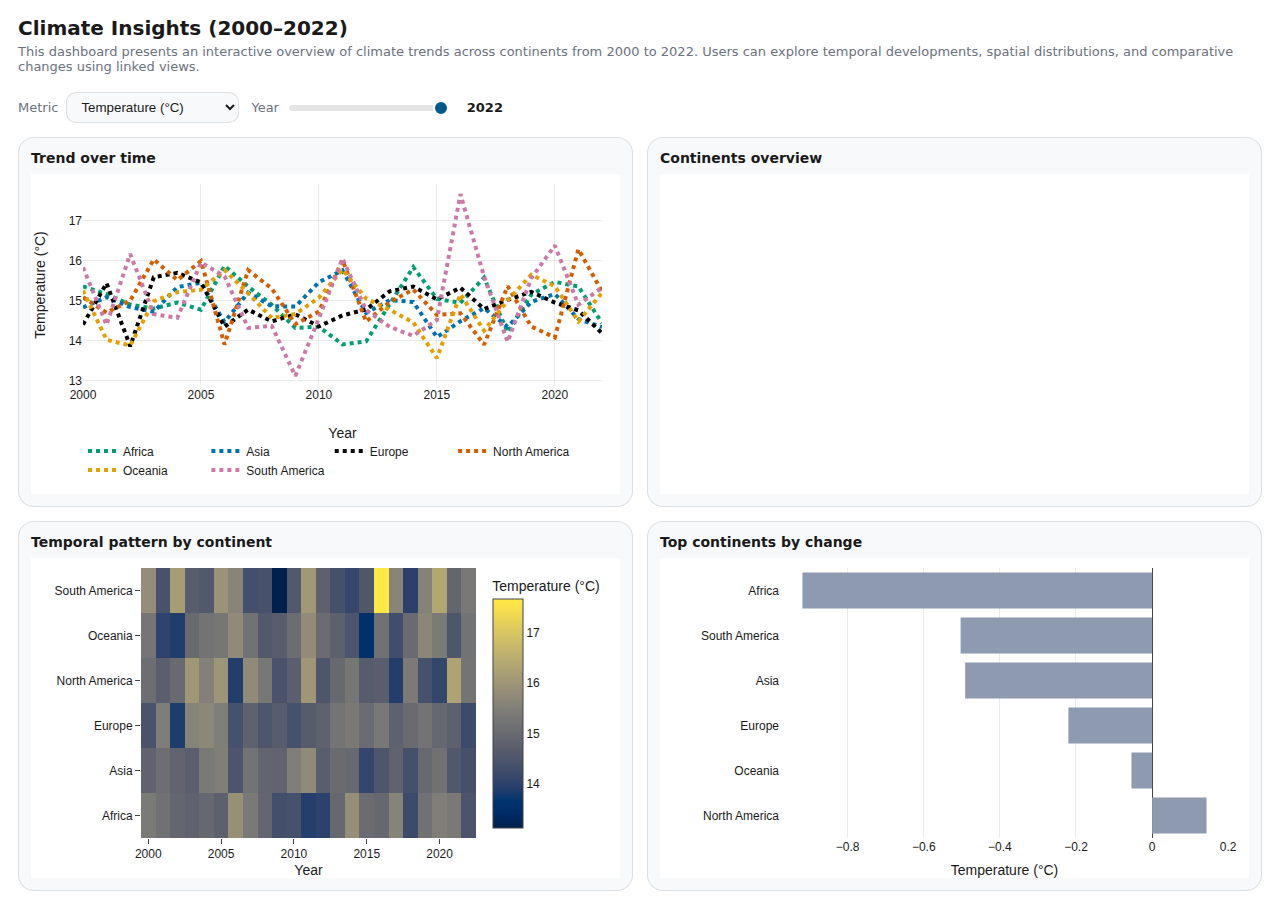
<file: index.html>
<!doctype html>
<html lang="en">
<head>
  <meta charset="utf-8" />
  <meta name="viewport" content="width=device-width,initial-scale=1" />
  <title>Climate Insights Dashboard</title>

  <link rel="stylesheet" href="./style.css" />

  <!-- Plotly.js CDN -->
  <script src="https://cdn.plot.ly/plotly-2.30.0.min.js"></script>
</head>

<body>
  <header class="header">
    <div class="title">Climate Insights (2000–2022)</div>
    <div class="subtitle">This dashboard presents an interactive overview of climate trends across continents from 2000 to 2022.
Users can explore temporal developments, spatial distributions, and comparative changes using linked views. </div>
  </header>

  <section class="controls">
    <label>
      Metric
      <select id="metricSelect">
        <option value="temperature">Temperature (°C)</option>
        <option value="co2">CO2 Emissions (ppm)</option>
        <option value="sea_level">Sea Level Rise (mm)</option>
        <option value="precipitation">Precipitation (mm)</option>
        <option value="humidity">Humidity (%)</option>
        <option value="wind_speed">Wind Speed (km/h)</option>
      </select>
    </label>
    <label>
      Year
      <input type="range" id="yearSlider" min="2000" max="2022" step="1"/>
      <span id="yearLabel"></span>
    </label>
  </section>

  <main class="grid">
    <div class="card">
      <div class="card-title">Trend over time</div>
      <div id="trendChart" class="chart"></div>
    </div>

    <div class="card">
      <div class="card-title">Continents overview</div>
      <div id="mapChart" class="chart"></div>
    </div>

    <div class="card">
      <div class="card-title">Temporal pattern by continent</div>
      <div id="heatmapChart" class="chart"></div>
    </div>

    <div class="card">
      <div class="card-title">Top continents by change</div>
      <div id="rankingChart" class="chart"></div>
    </div>
  </main>

  <script type="module" src="./main.js"></script>
</body>
</html>
</file>
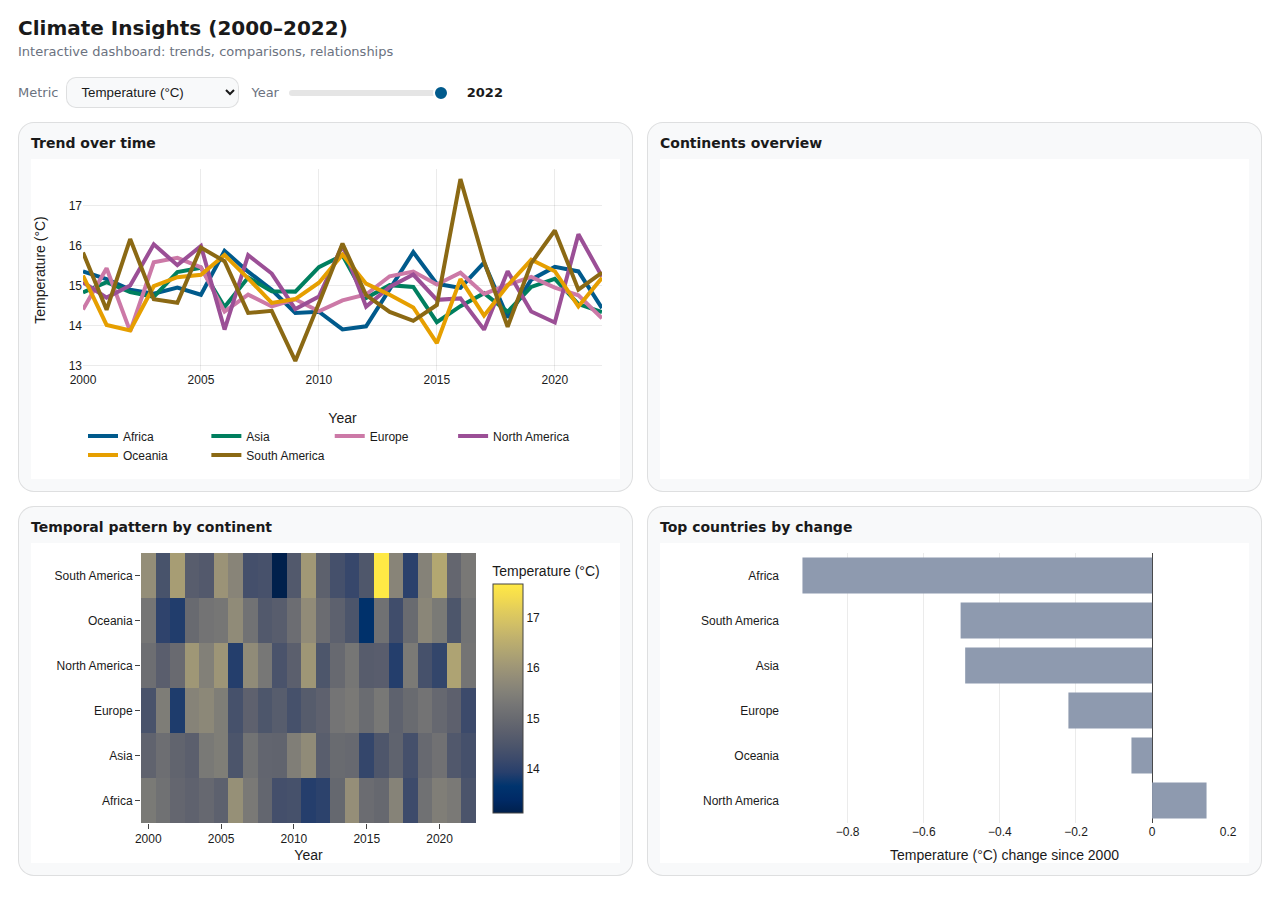
<file: src/index.html>
<!doctype html>
<html lang="en">
<head>
  <meta charset="utf-8" />
  <meta name="viewport" content="width=device-width,initial-scale=1" />
  <title>Climate Insights Dashboard</title>

  <link rel="stylesheet" href="./style.css" />

  <!-- Plotly.js CDN -->
  <script src="https://cdn.plot.ly/plotly-2.30.0.min.js"></script>
</head>

<body>
  <header class="header">
    <div class="title">Climate Insights (2000–2022)</div>
    <div class="subtitle">Interactive dashboard: trends, comparisons, relationships</div>
  </header>

  <section class="controls">
    <label>
      Metric
      <select id="metricSelect">
        <option value="temperature">Temperature (°C)</option>
        <option value="co2">CO2 Emissions (ppm)</option>
        <option value="sea_level">Sea Level Rise (mm)</option>
        <option value="precipitation">Precipitation (mm)</option>
        <option value="humidity">Humidity (%)</option>
        <option value="wind_speed">Wind Speed (km/h)</option>
      </select>
    </label>
    <label>
    Year
    <input type="range" id="yearSlider" min="2000" max="2022"step="1"/>
    <span id="yearLabel"></span>
</label>

</section>

  <main class="grid">
    <div class="card">
      <div class="card-title">Trend over time</div>
      <div id="trendChart" class="chart"></div>
    </div>

    <!-- We will add 3 more cards here in later steps -->
    <div class="card">
      <div class="card-title">Continents overview</div>
      <div id="mapChart" class="chart"></div>
    </div>

    <div class="card">
      <div class="card-title">Temporal pattern by continent</div>
      <div id="heatmapChart" class="chart"></div>
    </div>

  <div class="card">
    <div class="card-title">Top countries by change</div>
    <div id="rankingChart" class="chart"></div>
  </div>
</main>

  <script type="module" src="./main.js"></script>
</body>
</html>
</file>
<file: style.css>
:root {
  --bg: #ffffff;
  --panel: #f8f9fa;
  --text: #1a1a1a;
  --muted: #6b7280;
  --border: rgba(0,0,0,0.10);
}

* { box-sizing: border-box; }

body {
  margin: 0;
  font-family: system-ui, -apple-system, Segoe UI, Roboto, Arial, sans-serif;
  background: var(--bg);
  color: var(--text);
}

.header {
  padding: 16px 18px 8px 18px;
}

.title {
  font-size: 20px;
  font-weight: 700;
}

.subtitle {
  margin-top: 4px;
  color: var(--muted);
  font-size: 13px;
}

.controls {
  display: flex;
  gap: 12px;
  padding: 10px 18px 14px 18px;
  align-items: center;
  flex-wrap: wrap;
}

.controls label {
  display: flex;
  gap: 8px;
  align-items: center;
  color: var(--muted);
  font-size: 13px;
}

select {
  background: var(--panel);
  color: var(--text);
  border: 1px solid var(--border);
  padding: 6px 10px;
  border-radius: 10px;
}

.grid {
  display: grid;
  grid-template-columns: 1fr 1fr;
  gap: 14px;
  padding: 0 18px 18px 18px;
}

.card {
  background: var(--panel);
  border: 1px solid var(--border);
  border-radius: 16px;
  padding: 12px;
  min-height: 360px;
}

.card-title {
  font-weight: 700;
  margin-bottom: 8px;
  font-size: 14px;
}

.chart {
  width: 100%;
  height: 320px;
}

.placeholder-text {
  color: var(--muted);
  padding: 14px 0;
  font-size: 13px;
}

@media (max-width: 900px) {
  .grid { grid-template-columns: 1fr; }
  .card { min-height: 340px; }
}

input[type="range"] {
  -webkit-appearance: none;
  width: 160px;
  height: 6px;
  background: var(--border);
  border-radius: 6px;
  outline: none;
}

input[type="range"]::-webkit-slider-thumb {
  -webkit-appearance: none;
  appearance: none;
  width: 16px;
  height: 16px;
  border-radius: 50%;
  background: #005A8C;
  cursor: pointer;
  border: 2px solid #ffffff;
}

input[type="range"]::-moz-range-thumb {
  width: 16px;
  height: 16px;
  border-radius: 50%;
  background: #005A8C;
  cursor: pointer;
  border: 2px solid #ffffff;
}

#yearLabel {
  min-width: 44px;
  text-align: right;
  font-weight: 600;
  color: var(--text);
}
</file>
<file: src/style.css>
:root {
  --bg: #ffffff;
  --panel: #f8f9fa;
  --text: #1a1a1a;
  --muted: #6b7280;
  --border: rgba(0,0,0,0.10);
}

* { box-sizing: border-box; }

body {
  margin: 0;
  font-family: system-ui, -apple-system, Segoe UI, Roboto, Arial, sans-serif;
  background: var(--bg);
  color: var(--text);
}

.header {
  padding: 16px 18px 8px 18px;
}

.title {
  font-size: 20px;
  font-weight: 700;
}

.subtitle {
  margin-top: 4px;
  color: var(--muted);
  font-size: 13px;
}

.controls {
  display: flex;
  gap: 12px;
  padding: 10px 18px 14px 18px;
  align-items: center;
  flex-wrap: wrap;
}

.controls label {
  display: flex;
  gap: 8px;
  align-items: center;
  color: var(--muted);
  font-size: 13px;
}

select {
  background: var(--panel);
  color: var(--text);
  border: 1px solid var(--border);
  padding: 6px 10px;
  border-radius: 10px;
}

.grid {
  display: grid;
  grid-template-columns: 1fr 1fr;
  gap: 14px;
  padding: 0 18px 18px 18px;
}

.card {
  background: var(--panel);
  border: 1px solid var(--border);
  border-radius: 16px;
  padding: 12px;
  min-height: 360px;
}

.card-title {
  font-weight: 700;
  margin-bottom: 8px;
  font-size: 14px;
}

.chart {
  width: 100%;
  height: 320px;
}

.placeholder-text {
  color: var(--muted);
  padding: 14px 0;
  font-size: 13px;
}

@media (max-width: 900px) {
  .grid { grid-template-columns: 1fr; }
  .card { min-height: 340px; }
}

input[type="range"] {
  -webkit-appearance: none;
  width: 160px;
  height: 6px;
  background: var(--border);
  border-radius: 6px;
  outline: none;
}

input[type="range"]::-webkit-slider-thumb {
  -webkit-appearance: none;
  appearance: none;
  width: 16px;
  height: 16px;
  border-radius: 50%;
  background: #005A8C;
  cursor: pointer;
  border: 2px solid #ffffff;
}

input[type="range"]::-moz-range-thumb {
  width: 16px;
  height: 16px;
  border-radius: 50%;
  background: #005A8C;
  cursor: pointer;
  border: 2px solid #ffffff;
}

#yearLabel {
  min-width: 44px;
  text-align: right;
  font-weight: 600;
  color: var(--text);
}
</file>
